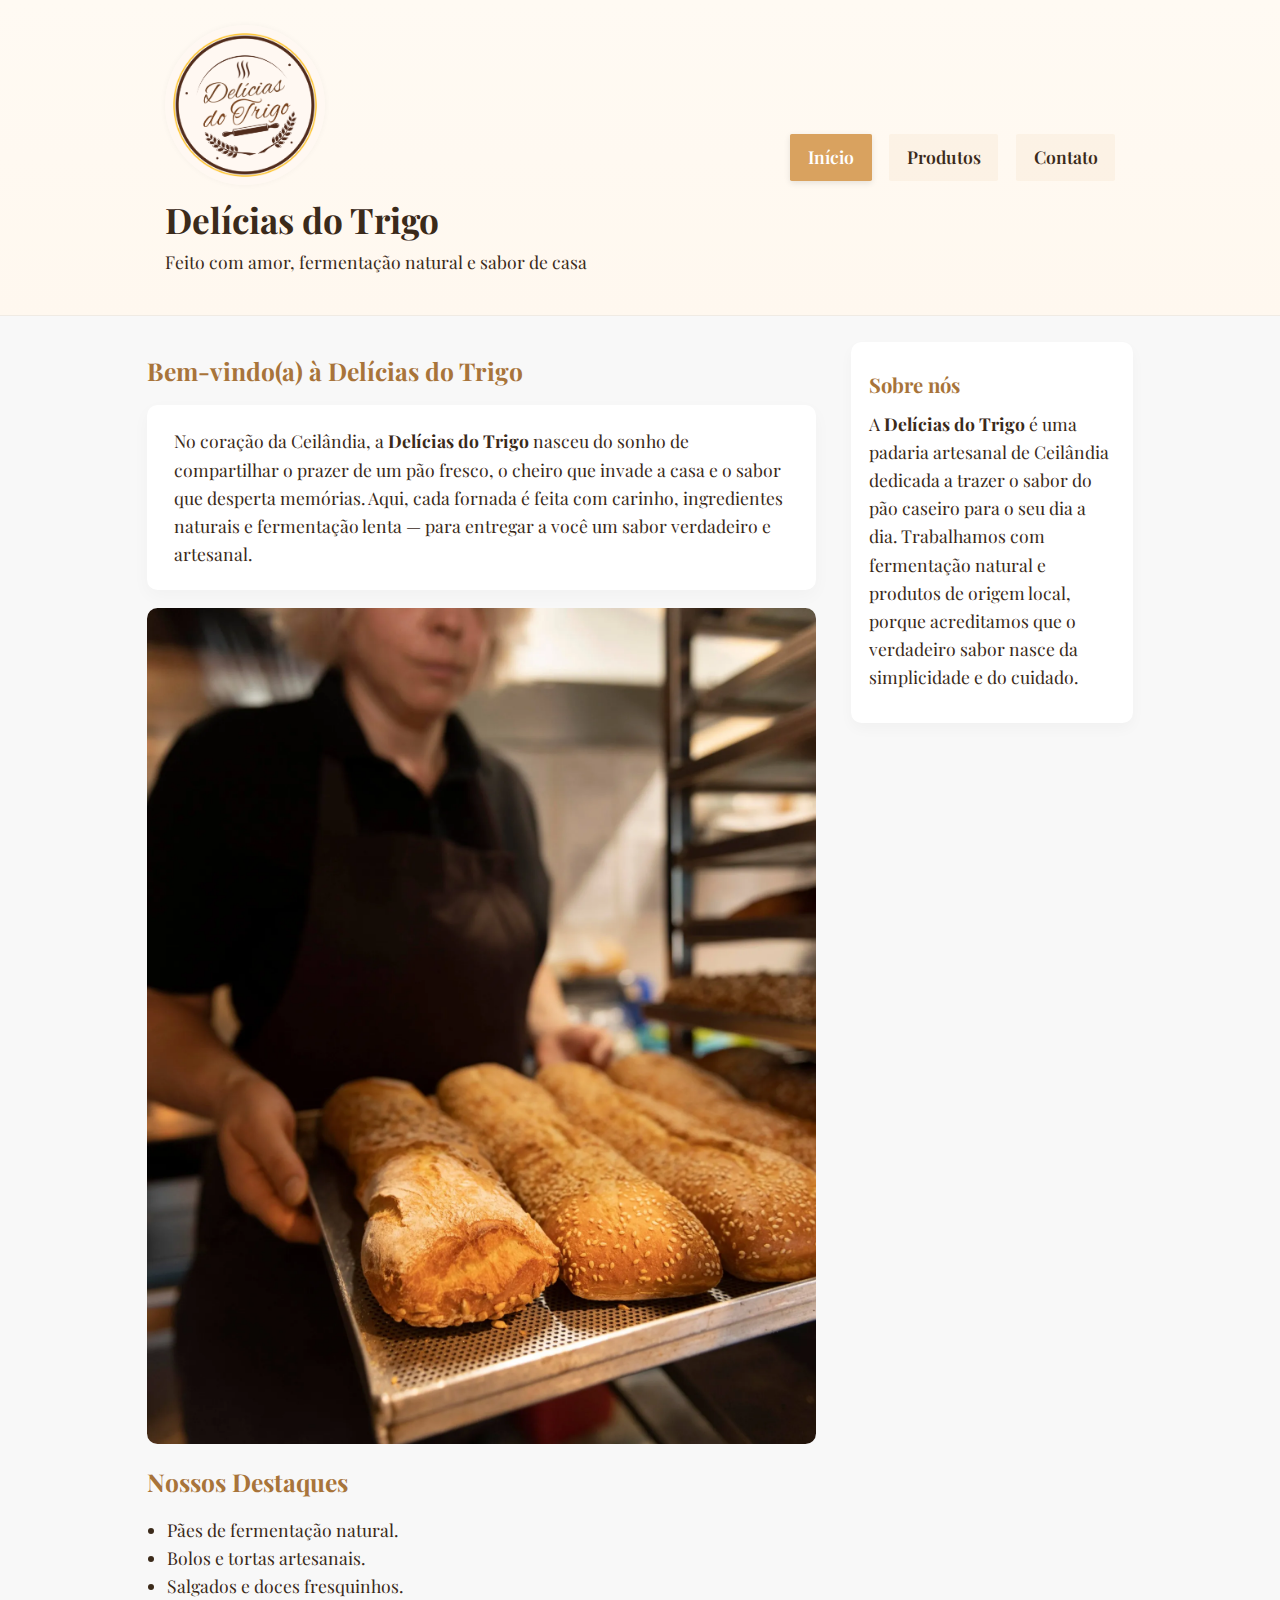
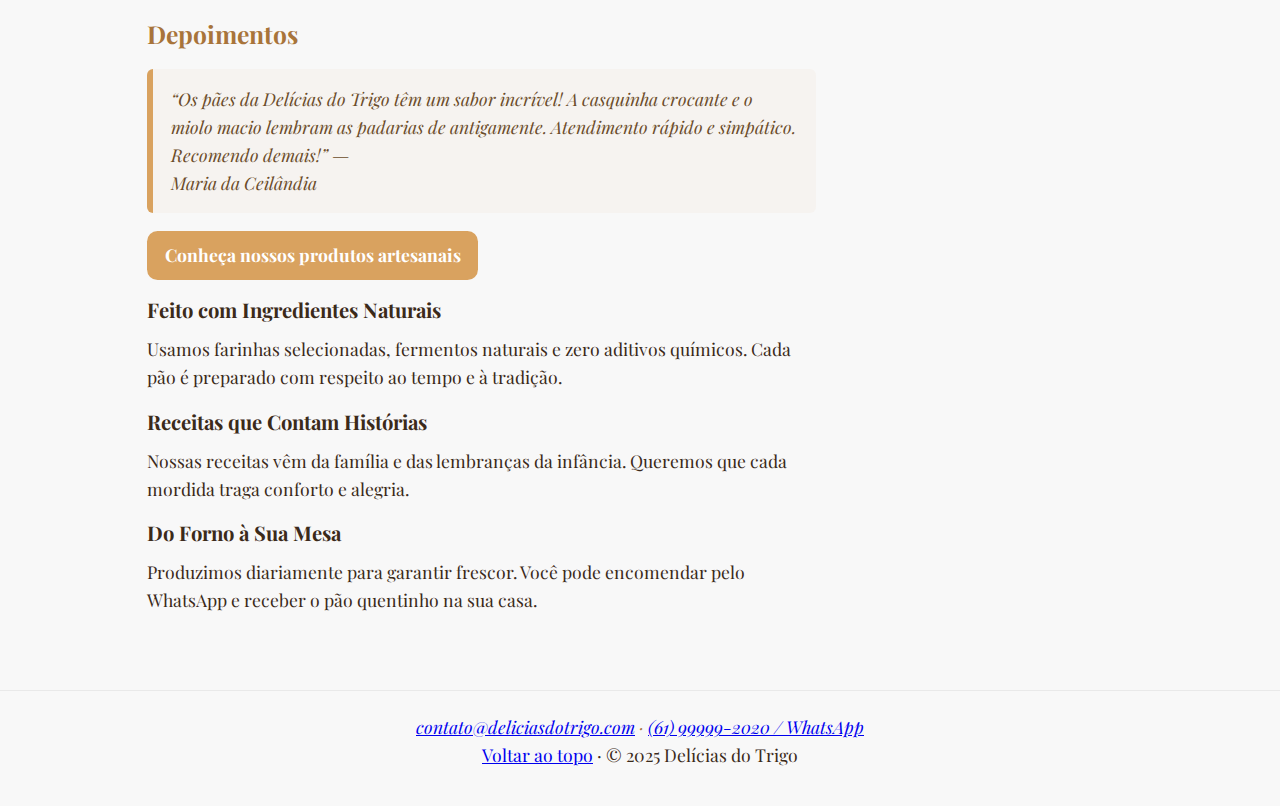
<file: index.html>
<!DOCTYPE html>
<html lang="pt-BR">
<head>
  <meta charset="UTF-8">
  <meta name="viewport" content="width=device-width, initial-scale=1">
  <title>Delícias do Trigo - Padaria Artesanal em Ceilândia</title>
  <link rel="icon" type="image/png" href="img/logo.png">
  <link href="https://fonts.googleapis.com/css2?family=Playfair+Display:wght@500;600&display=swap" rel="stylesheet">
  <link rel="stylesheet" href="css/style.css">
</head>
<body>
  <a href="#conteudo-principal" class="skip-link">Pular para o conteúdo principal</a>

  <div id="header-container"></div>

  <div class="main-container container">
    <main id="conteudo-principal">
      <h2>Bem-vindo(a) à Delícias do Trigo</h2>

      <p class="caixa">
        No coração da Ceilândia, a <strong>Delícias do Trigo</strong> nasceu do sonho de compartilhar o prazer de um pão fresco, o cheiro que invade a casa e o sabor que desperta memórias.  
        Aqui, cada fornada é feita com carinho, ingredientes naturais e fermentação lenta — para entregar a você um sabor verdadeiro e artesanal.
      </p>

      <img src="img/pao-artesanal.webp" alt="Pães artesanais dourados recém-saídos do forno" class="banner">

      <section class="mt-2">
        <h2>Nossos Destaques</h2>
        <ul>
          <li>Pães de fermentação natural.</li>
          <li>Bolos e tortas artesanais.</li>
          <li>Salgados e doces fresquinhos.</li>
        </ul>
      </section>

      <section class="mt-2">
        <h2>Depoimentos</h2>
        <blockquote>
          “Os pães da Delícias do Trigo têm um sabor incrível! A casquinha crocante e o miolo macio lembram as padarias de antigamente.  
          Atendimento rápido e simpático. Recomendo demais!”  
          — <footer><cite>Maria da Ceilândia</cite></footer>
        </blockquote>
      </section>

      <p class="mt-2">
        <a class="botao" href="produtos.html">Conheça nossos produtos artesanais</a>
      </p>

      <article>
        <h3>Feito com Ingredientes Naturais</h3>
        <p>Usamos farinhas selecionadas, fermentos naturais e zero aditivos químicos. Cada pão é preparado com respeito ao tempo e à tradição.</p>
      </article>

      <section>
        <article>
          <h3>Receitas que Contam Histórias</h3>
          <p>Nossas receitas vêm da família e das lembranças da infância. Queremos que cada mordida traga conforto e alegria.</p>
        </article>

        <article>
          <h3>Do Forno à Sua Mesa</h3>
          <p>Produzimos diariamente para garantir frescor. Você pode encomendar pelo WhatsApp e receber o pão quentinho na sua casa.</p>
        </article>
      </section>
    </main>

    <aside>
      <h3>Sobre nós</h3>
      <p>
        A <strong>Delícias do Trigo</strong> é uma padaria artesanal de Ceilândia dedicada a trazer o sabor do pão caseiro para o seu dia a dia.  
        Trabalhamos com fermentação natural e produtos de origem local, porque acreditamos que o verdadeiro sabor nasce da simplicidade e do cuidado.
      </p>
    </aside>
  </div>

  <div id="footer-container"></div>
<script src="js/componentes.js"></script>

<script src="js/componentes.js"></script>
<script>
  (async () => {
    await carregarComponente('componentes/header.html', '#header-container');

    destacarMenu();

    carregarComponente('componentes/footer.html', '#footer-container');
  })();
</script>
</body>
</html>
</file>
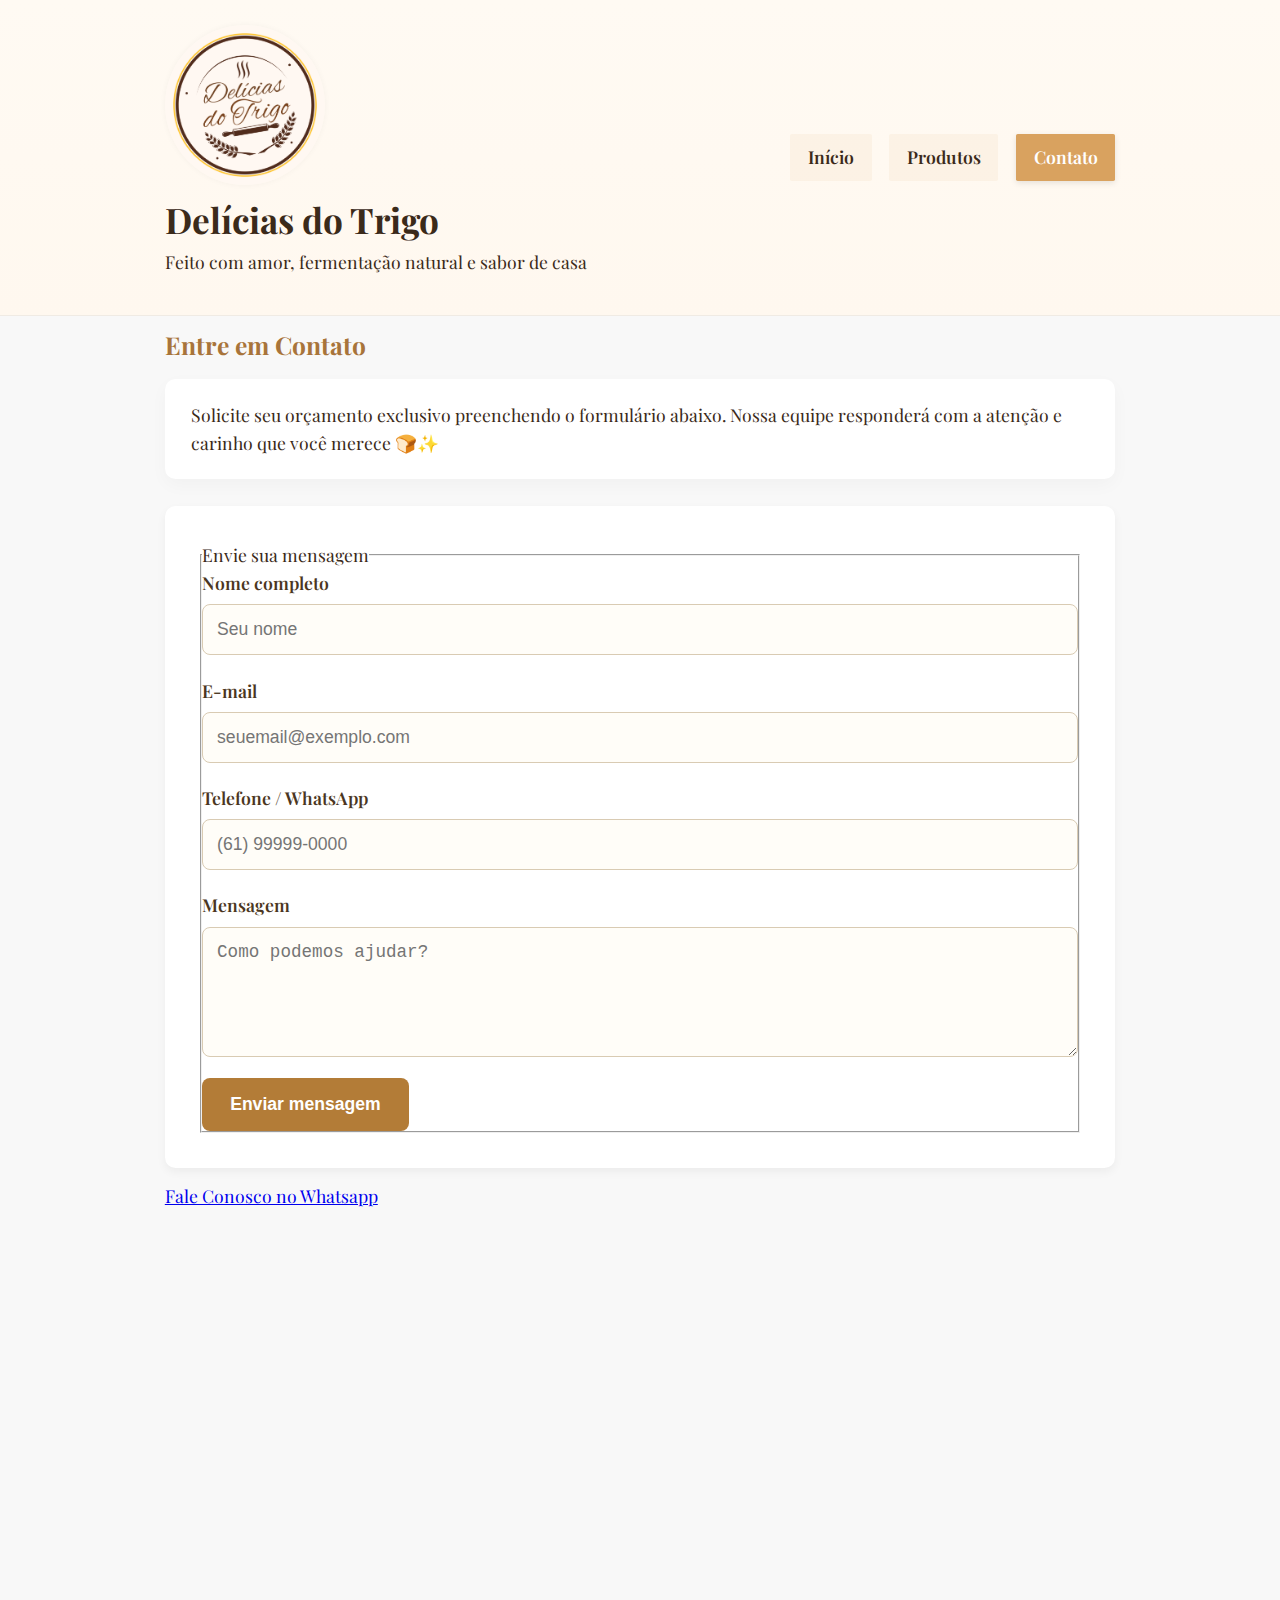
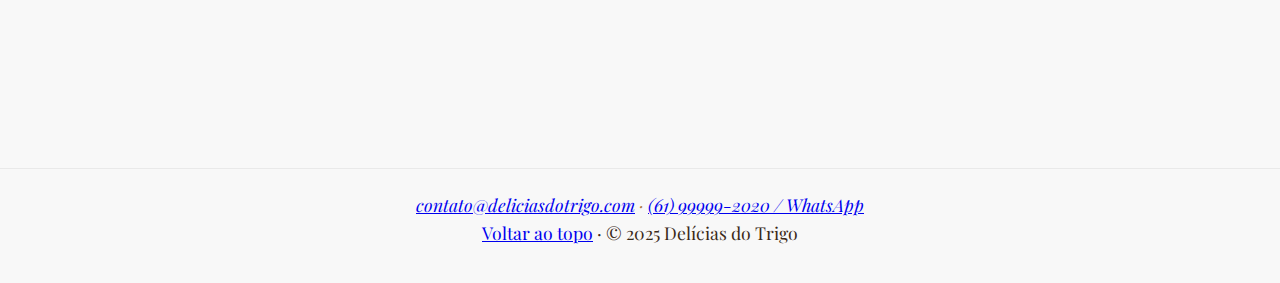
<file: contato.html>
<!DOCTYPE html>
<html lang="pt-BR">
<head>
  <meta charset="UTF-8">
  <meta name="viewport" content="width=device-width, initial-scale=1">
  <title>Delícias do Trigo - Padaria Artesanal em Ceilândia</title>
  <link rel="icon" type="image/png" href="img/logo.png">
  <link href="https://fonts.googleapis.com/css2?family=Playfair+Display:wght@500;600&display=swap" rel="stylesheet">
  <link rel="stylesheet" href="css/style.min.css">
</head>
<body>
  <a href="#conteudo-principal" class="skip-link">Pular para o conteúdo principal</a>
  <div id="header-container"></div>

  <main class="container">
    <h2>Entre em Contato</h2>
    <p class="caixa">
      Solicite seu orçamento exclusivo preenchendo o formulário abaixo. Nossa equipe responderá com a atenção e carinho que você merece 🍞✨
    </p>

    <form class="form-contato" action="#" method="post">
      <fieldset>
        <legend>Envie sua mensagem</legend>

        <div class="campo">
          <label for="nome">Nome completo</label>
          <input id="nome" name="nome" type="text" placeholder="Seu nome" required>
        </div>

        <div class="campo">
          <label for="email">E-mail</label>
          <input id="email" name="email" type="email" placeholder="seuemail@exemplo.com" required>
        </div>

        <div class="campo">
          <label for="telefone">Telefone / WhatsApp</label>
          <input id="telefone" name="telefone" type="tel" placeholder="(61) 99999-0000">
        </div>

        <div class="campo">
          <label for="mensagem">Mensagem</label>
          <textarea id="mensagem" name="mensagem" rows="5" placeholder="Como podemos ajudar?" required></textarea>
        </div>

        <button type="submit" class="botao-enviar">Enviar mensagem</button>
      </fieldset>
    </form>
    <p></p>
    <a href="https://wa.me/556199992020?text=Olá!%20Gostaria%20de%20mais%20informações" target="_blank" class="btn-whatsapp">Fale Conosco no Whatsapp</a>
  </main>
</br>
  <iframe class="mapa-google" src="https://www.google.com/maps/embed?pb=!1m18!1m12!1m3!1d30711.873713022018!2d-48.17833185195923!3d-15.804786365572665!2m3!1f0!2f0!3f0!3m2!1i1024!2i768!4f13.1!3m3!1m2!1s0x935bcc0ad26f37bb%3A0xced12e0dc1703fa8!2sDel%C3%ADcia%20do%20Trigo%20P%C3%A3es%20e%20Conveni%C3%AAncias!5e0!3m2!1sen!2sbr!4v1762927488666!5m2!1sen!2sbr" width="600" height="450" style="border:0;" allowfullscreen="" loading="lazy" referrerpolicy="no-referrer-when-downgrade"></iframe>

  <div id="footer-container"></div>


<script src="js/componentes.js"></script>
<script>
  (async () => {
    await carregarComponente('componentes/header.html', '#header-container');

    destacarMenu();

    carregarComponente('componentes/footer.html', '#footer-container');
  })();
</script>
</body>
</html>
</file>
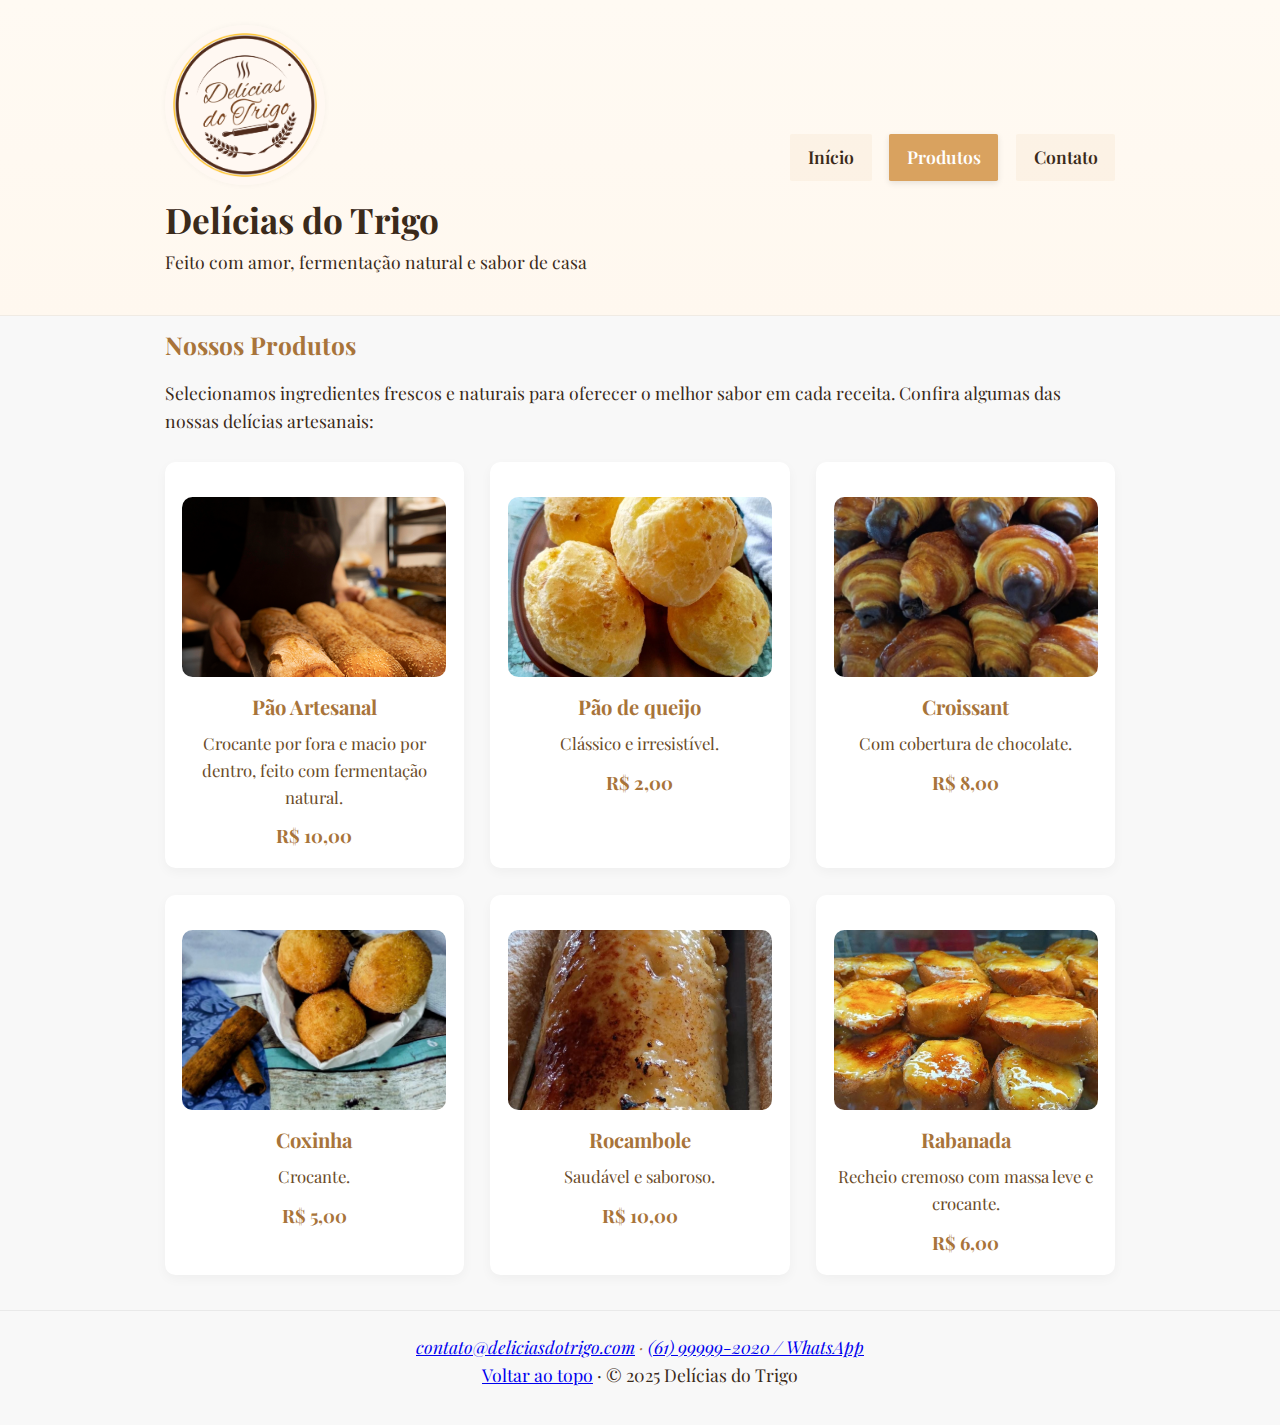
<file: produtos.html>
<!DOCTYPE html>
<html lang="pt-BR">
<head>
  <meta charset="UTF-8">
  <meta name="viewport" content="width=device-width, initial-scale=1">
  <title>Delícias do Trigo - Padaria Artesanal em Ceilândia</title>
  <link rel="icon" type="image/png" href="img/logo.png">
  <link href="https://fonts.googleapis.com/css2?family=Playfair+Display:wght@500;600&display=swap" rel="stylesheet">
  <link rel="stylesheet" href="css/style.css">
</head>
<body>
  <a href="#conteudo-principal" class="skip-link">Pular para o conteúdo principal</a>

  <div id="header-container"></div>

  <main id="conteudo" class="container">
    <h2>Nossos Produtos</h2>
    <p>Selecionamos ingredientes frescos e naturais para oferecer o melhor sabor em cada receita. Confira algumas das nossas delícias artesanais:</p>

    <section class="produtos-grid">
      <article class="produto">
        <img src="img/pao-artesanal.jpg" alt="Pão artesanal de fermentação natural" class="banner">
        <h3>Pão Artesanal</h3>
        <p>Crocante por fora e macio por dentro, feito com fermentação natural.</p>
        <span class="preco">R$ 10,00</span>
      </article>

      <article class="produto">
        <img src="img/paodequeijo.jpeg" alt="Pão de queijo" class="banner">
        <h3>Pão de queijo</h3>
        <p>Clássico e irresistível.</p>
        <span class="preco">R$ 2,00</span>
      </article>

      <article class="produto">
        <img src="img/croissant.jpeg" alt="Croissant folhado dourado" class="banner">
        <h3>Croissant</h3>
        <p>Com cobertura de chocolate.</p>
        <span class="preco">R$ 8,00</span>
      </article>

      <article class="produto">
        <img src="img/coxinha.jpeg" alt="Coxinha" class="banner">
        <h3>Coxinha</h3>
        <p>Crocante.</p>
        <span class="preco">R$ 5,00</span>
      </article>

      <article class="produto">
        <img src="img/rocambole.jpeg" alt="Rocambole" class="banner">
        <h3>Rocambole</h3>
        <p>Saudável e saboroso.</p>
        <span class="preco">R$ 10,00</span>
      </article>

      <article class="produto">
        <img src="img/rabanada.jpeg" alt="Empada de palmito dourada" class="banner">
        <h3>Rabanada</h3>
        <p>Recheio cremoso com massa leve e crocante.</p>
        <span class="preco">R$ 6,00</span>
      </article>
    </section>
  </main>

  <div id="footer-container"></div>
<script src="js/componentes.js"></script>

<script src="js/componentes.js"></script>
<script>
  (async () => {
    await carregarComponente('componentes/header.html', '#header-container');

    destacarMenu();

    carregarComponente('componentes/footer.html', '#footer-container');
  })();
</script>

</body>
</html>
</file>
<file: css/style.css>
@import url('https://fonts.googleapis.com/css2?family=Playfair+Display:wght@600&family=Raleway:wght@400;500;600&display=swap');

:root {
  --bg: #f8f8f8;
  --text: #3b2a1a;
  --accent: #d9a25f;
  --accent-dark: #a8743a;
  --card: #ffffff;
  --muted: #6b4c2a;
  --border: rgba(0,0,0,0.06);
  --radius: 0.6rem;
  --maxwidth: 56rem;
}

* { box-sizing: border-box; margin: 0; padding: 0; }
html { font-size: 110%; }
body {
  font-family: "Playfair Display", serif;
  background: var(--bg);
  color: var(--text);
  line-height: 1.6;
}

/* Container */
.container {
  width: 100%;
  max-width: var(--maxwidth);
  padding: 0 1rem;
  margin: 0 auto;
}

/* Skip link */
.skip-link {
  position: absolute;
  left: 0;
  top: -48px;
  background: #111;
  color: #fff;
  padding: 8px 12px;
  z-index: 1000;
  border-radius: 0 0 6px 6px;
  transition: top .2s ease;
}
.skip-link:focus { top: 8px; }

/* ===== HEADER ===== */
.header {
  padding: 1.4rem 0;
  border-bottom: 1px solid var(--border);
  background: linear-gradient(180deg, #fffaf3 0%, #fff8ef 100%);
}

.header .container {
  display: flex;
  align-items: center;
  justify-content: space-between;
  flex-wrap: wrap;
  gap: 1.5rem;
}

/* LOGO + TEXTO */
.logo-texto {
  display: flex;
  align-items: center;
  gap: 1rem;
}

.logo {
  width: 160px;
  height: auto;
  border-radius: 50%;
  box-shadow: 0 0 6px rgba(0,0,0,0.04);
}

.texto-header h1 {
  font-family: 'Playfair Display', serif;
  font-size: 1.9rem;
  color: var(--text);
  margin-bottom: 0.2rem;
}

.texto-header .slogan {
  font-size: 0.95rem;
  color: var(--muted);
  font-style: italic;
  letter-spacing: 0.2px;
}

/* ===== NAVEGAÇÃO ===== */
.nav ul {
  list-style: none;
  display: flex;
  gap: 1rem;
  align-items: center;
  margin: 0;
  padding: 0;
}

.nav a {
  display: inline-block;
  padding: 0.55rem 1rem;
  border-radius: 0.1rem;
  text-decoration: none;
  color: var(--text);
  font-weight: 600;
  background: rgba(217,162,95,0.08);
  transition: all .2s ease;
}

.nav a:hover {
  background: rgba(217,162,95,0.22);
  transform: translateY(-2px);
}

.nav a[aria-current="page"] {
  background: var(--accent);
  color: #fff;
  box-shadow: 0 2px 6px rgba(0,0,0,0.1);
}

/* ===== MAIN LAYOUT ===== */
.main-container {
  display: flex;
  gap: 2rem;
  padding: 1.5rem 0;
  align-items: flex-start;
}

main { flex: 3; }
aside { flex: 1; min-width: 16rem; order: 2; }

/* ===== IMAGENS ===== */
.banner {
  width: 100%;
  border-radius: var(--radius);
  margin: 1rem 0;
  display: block;
  object-fit: cover;
}

/* ===== CARD / CAIXA ===== */
.caixa {
  padding: 1.25rem 1.5rem;
  background: var(--card);
  border-radius: var(--radius);
  box-shadow: 0 6px 18px rgba(0,0,0,0.03);
  margin-bottom: 1rem;
  color: var(--text);
}

/* ===== TEXTOS ===== */
h2 {
  font-size: 1.4rem;
  margin: 0.5rem 0 0.85rem;
  color: var(--accent-dark);
  font-family: 'Playfair Display', serif;
}

h3 {
  font-size: 1.15rem;
  margin: 0.5rem 0;
  color: var(--text);
}

p { margin-bottom: 0.8rem; color: var(--text); }
ul { margin-left: 1.1rem; margin-bottom: 0.8rem; }


blockquote {
  margin: 0.6rem 0 1rem;
  padding: 0.9rem 1rem;
  border-left: 6px solid var(--accent);
  background: rgba(217,162,95,0.05);
  border-radius: 6px;
  font-style: italic;
  color: var(--muted);
}


.botao, .botao:link, .botao:visited {
  display: inline-block;
  background: var(--accent);
  color: #fff;
  padding: 0.6rem 1rem;
  border-radius: 0.6rem;
  text-decoration: none;
  font-weight: 700;
  transition: transform .12s, filter .12s;
}
.botao:hover { transform: translateY(-3px); filter: brightness(1.05); }


aside {
  background: var(--card);
  padding: 1rem;
  border-radius: 0.6rem;
  box-shadow: 0 6px 14px rgba(0,0,0,0.03);
  color: var(--muted);
}
aside h3 { color: var(--accent-dark); }


.footer {
  border-top: 1px solid var(--border);
  margin-top: 2rem;
  padding: 1.25rem 0;
  text-align: center;
  color: var(--accent-dark);
}

.footer a:hover {
  color: var(--accent-dark);
}


.produtos-grid {
  display: grid;
  grid-template-columns: repeat(auto-fit, minmax(240px, 1fr));
  gap: 1.5rem;
  margin-top: 1.5rem;
}

.produto {
  background: var(--card);
  border-radius: var(--radius);
  padding: 1rem;
  box-shadow: 0 4px 12px rgba(0,0,0,0.04);
  text-align: center;
  transition: transform .15s, box-shadow .15s;
}
.produto:hover {
  transform: translateY(-4px);
  box-shadow: 0 6px 16px rgba(0,0,0,0.06);
}
.produto img {
  width: 100%;
  height: 180px;
  object-fit: cover;
  border-radius: var(--radius);
  margin-bottom: 0.8rem;
}
.produto h3 { color: var(--accent-dark); margin-bottom: 0.4rem; }
.produto p { font-size: 0.95rem; margin-bottom: 0.6rem; color: var(--muted); }
.preco {
  display: inline-block;
  font-weight: bold;
  color: var(--accent-dark);
  font-size: 1.05rem;
}


.form-contato {
  background: var(--card, #fffaf3);
  border-radius: var(--radius, 12px);
  padding: 2rem;
  margin-top: 1.5rem;
  box-shadow: 0 4px 10px rgba(0,0,0,0.05);
}

.campo {
  display: flex;
  flex-direction: column;
  margin-bottom: 1.2rem;
}

.campo label {
  margin-bottom: 0.4rem;
  font-weight: 600;
  color: #4b3621;
}

.campo input,
.campo textarea {
  padding: 0.8rem;
  border: 1px solid #d9cbb3;
  border-radius: 8px;
  font-size: 1rem;
  background-color: #fffdf8;
  transition: border-color 0.2s, box-shadow 0.2s;
}

.campo input:focus,
.campo textarea:focus {
  border-color: #b37c37;
  box-shadow: 0 0 0 3px rgba(179, 124, 55, 0.2);
  outline: none;
}

.botao-enviar {
  background-color: #b37c37;
  color: #fff;
  border: none;
  padding: 0.9rem 1.6rem;
  border-radius: 8px;
  font-size: 1rem;
  cursor: pointer;
  font-weight: bold;
  transition: background-color 0.2s, transform 0.1s;
}

.botao-enviar:hover {
  background-color: #a86b27;
  transform: translateY(-2px);
}

.mapa-google {
  display: block; 
  margin-left: auto;
  margin-right: auto; 
  margin-top: 40px;
  margin-bottom: 40px;
  max-width: 100%;
}

@media(max-width: 900px) {
  .header .container {
    flex-direction: column;
    align-items: center;
    text-align: center;
  }
  .logo-texto {
    flex-direction: column;
    gap: 0.6rem;
  }
  .logo { width: 120px; }
  .texto-header h1 { font-size: 1.6rem; }
  .nav ul {
    flex-wrap: wrap;
    justify-content: center;
    gap: 0.5rem;
    margin-top: 0.8rem;
  }
  .main-container {
    flex-direction: column-reverse;
    gap: 1.25rem;
  }
  aside {
    order: 1;
    width: 100%;
  }
}
</file>
<file: css/style.min.css>
@import url(https://fonts.googleapis.com/css2?family=Playfair+Display:wght@600&family=Raleway:wght@400;500;600&display=swap);.header .container,.logo-texto{align-items:center}.logo-texto,.nav ul{gap:1rem;display:flex}*,.nav ul{padding:0}.texto-header .slogan,blockquote{font-style:italic;color:var(--muted)}aside,blockquote{color:var(--muted)}.footer,.produto{text-align:center}:root{--bg:#f8f8f8;--text:#3b2a1a;--accent:#d9a25f;--accent-dark:#a8743a;--card:#ffffff;--muted:#6b4c2a;--border:rgba(0,0,0,0.06);--radius:0.6rem;--maxwidth:56rem}*{box-sizing:border-box;margin:0}html{font-size:110%}body{font-family:"Playfair Display",serif;background:var(--bg);color:var(--text);line-height:1.6}.texto-header h1,h2{font-family:'Playfair Display',serif}.container{width:100%;max-width:var(--maxwidth);padding:0 1rem;margin:0 auto}.skip-link{position:absolute;left:0;top:-48px;background:#111;color:#fff;padding:8px 12px;z-index:1000;border-radius:0 0 6px 6px;transition:top .2s}.caixa,.nav a,.texto-header h1,h3,p{color:var(--text)}.skip-link:focus{top:8px}.header{padding:1.4rem 0;border-bottom:1px solid var(--border);background:linear-gradient(180deg,#fffaf3 0,#fff8ef 100%)}.caixa,aside{background:var(--card)}.header .container{display:flex;justify-content:space-between;flex-wrap:wrap;gap:1.5rem}.logo{width:160px;height:auto;border-radius:50%;box-shadow:0 0 6px rgba(0,0,0,.04)}.banner,.produto img{width:100%;object-fit:cover}.banner,.caixa{border-radius:var(--radius)}.texto-header h1{font-size:1.9rem;margin-bottom:.2rem}.texto-header .slogan{font-size:.95rem;letter-spacing:.2px}.nav ul{list-style:none;align-items:center;margin:0}.nav a{display:inline-block;padding:.55rem 1rem;border-radius:.1rem;text-decoration:none;font-weight:600;background:rgba(217,162,95,.08);transition:.2s}.nav a:hover{background:rgba(217,162,95,.22);transform:translateY(-2px)}.nav a[aria-current=page]{background:var(--accent);color:#fff;box-shadow:0 2px 6px rgba(0,0,0,.1)}.main-container{display:flex;gap:2rem;padding:1.5rem 0;align-items:flex-start}main{flex:3}aside{flex:1;min-width:16rem;order:2;padding:1rem;border-radius:.6rem;box-shadow:0 6px 14px rgba(0,0,0,.03)}.banner{margin:1rem 0;display:block}.caixa{padding:1.25rem 1.5rem;box-shadow:0 6px 18px rgba(0,0,0,.03);margin-bottom:1rem}h2{font-size:1.4rem;margin:.5rem 0 .85rem;color:var(--accent-dark)}h3{font-size:1.15rem;margin:.5rem 0}.produto img,p,ul{margin-bottom:.8rem}ul{margin-left:1.1rem}blockquote{margin:.6rem 0 1rem;padding:.9rem 1rem;border-left:6px solid var(--accent);background:rgba(217,162,95,.05);border-radius:6px}.botao,.botao:link,.botao:visited{display:inline-block;background:var(--accent);color:#fff;padding:.6rem 1rem;border-radius:.6rem;text-decoration:none;font-weight:700;transition:transform .12s,filter .12s}.footer,.footer a:hover,.preco,.produto h3,aside h3{color:var(--accent-dark)}.produto,.produto img{border-radius:var(--radius)}.botao:hover{transform:translateY(-3px);filter:brightness(1.05)}.footer{border-top:1px solid var(--border);margin-top:2rem;padding:1.25rem 0}.produtos-grid{display:grid;grid-template-columns:repeat(auto-fit,minmax(240px,1fr));gap:1.5rem;margin-top:1.5rem}.produto{background:var(--card);padding:1rem;box-shadow:0 4px 12px rgba(0,0,0,.04);transition:transform .15s,box-shadow .15s}.produto:hover{transform:translateY(-4px);box-shadow:0 6px 16px rgba(0,0,0,.06)}.produto img{height:180px}.produto h3{margin-bottom:.4rem}.produto p{font-size:.95rem;margin-bottom:.6rem;color:var(--muted)}.preco{display:inline-block;font-weight:700;font-size:1.05rem}.form-contato{background:var(--card,#fffaf3);border-radius:var(--radius,12px);padding:2rem;margin-top:1.5rem;box-shadow:0 4px 10px rgba(0,0,0,.05)}.campo{display:flex;flex-direction:column;margin-bottom:1.2rem}.campo label{margin-bottom:.4rem;font-weight:600;color:#4b3621}.campo input,.campo textarea{padding:.8rem;border:1px solid #d9cbb3;border-radius:8px;font-size:1rem;background-color:#fffdf8;transition:border-color .2s,box-shadow .2s}.campo input:focus,.campo textarea:focus{border-color:#b37c37;box-shadow:0 0 0 3px rgba(179,124,55,.2);outline:0}.botao-enviar{background-color:#b37c37;color:#fff;border:none;padding:.9rem 1.6rem;border-radius:8px;font-size:1rem;cursor:pointer;font-weight:700;transition:background-color .2s,transform .1s}.botao-enviar:hover{background-color:#a86b27;transform:translateY(-2px)}.mapa-google{display:block;margin:40px auto;max-width:100%}@media(max-width:900px){.header .container{flex-direction:column;align-items:center;text-align:center}.logo-texto{flex-direction:column;gap:.6rem}.logo{width:120px}.texto-header h1{font-size:1.6rem}.nav ul{flex-wrap:wrap;justify-content:center;gap:.5rem;margin-top:.8rem}.main-container{flex-direction:column-reverse;gap:1.25rem}aside{order:1;width:100%}}
</file>
